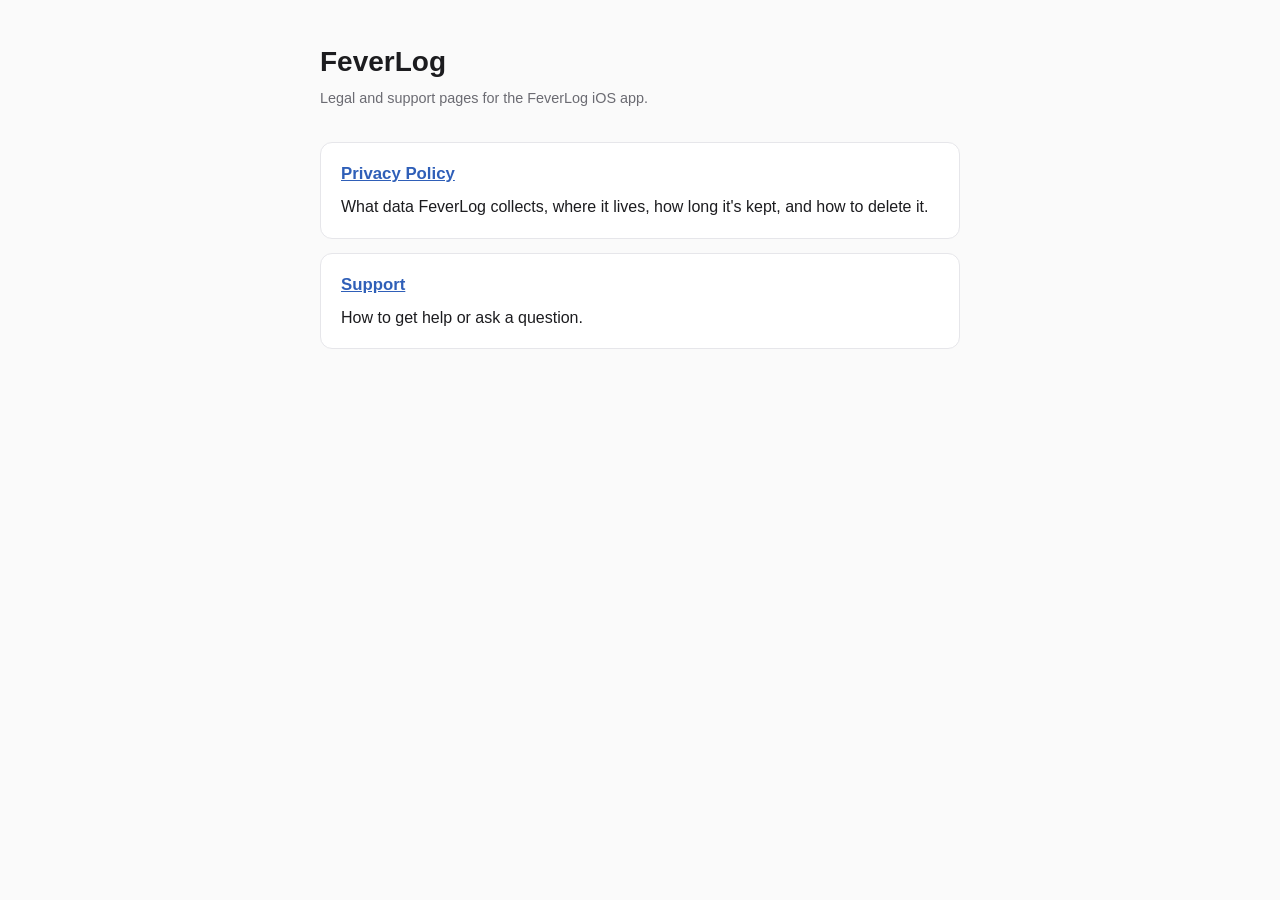
<file: index.html>
<!doctype html>
<html lang="en">
<head>
  <meta charset="utf-8" />
  <meta name="viewport" content="width=device-width, initial-scale=1" />
  <title>FeverLog</title>
  <link rel="stylesheet" href="style.css" />
</head>
<body>
  <main>
    <header class="page-head">
      <h1>FeverLog</h1>
      <p class="meta">Legal and support pages for the FeverLog iOS app.</p>
    </header>
    <section>
      <h2><a href="privacy/">Privacy Policy</a></h2>
      <p>What data FeverLog collects, where it lives, how long it's kept, and how to delete it.</p>
    </section>
    <section>
      <h2><a href="support/">Support</a></h2>
      <p>How to get help or ask a question.</p>
    </section>
  </main>
</body>
</html>
</file>
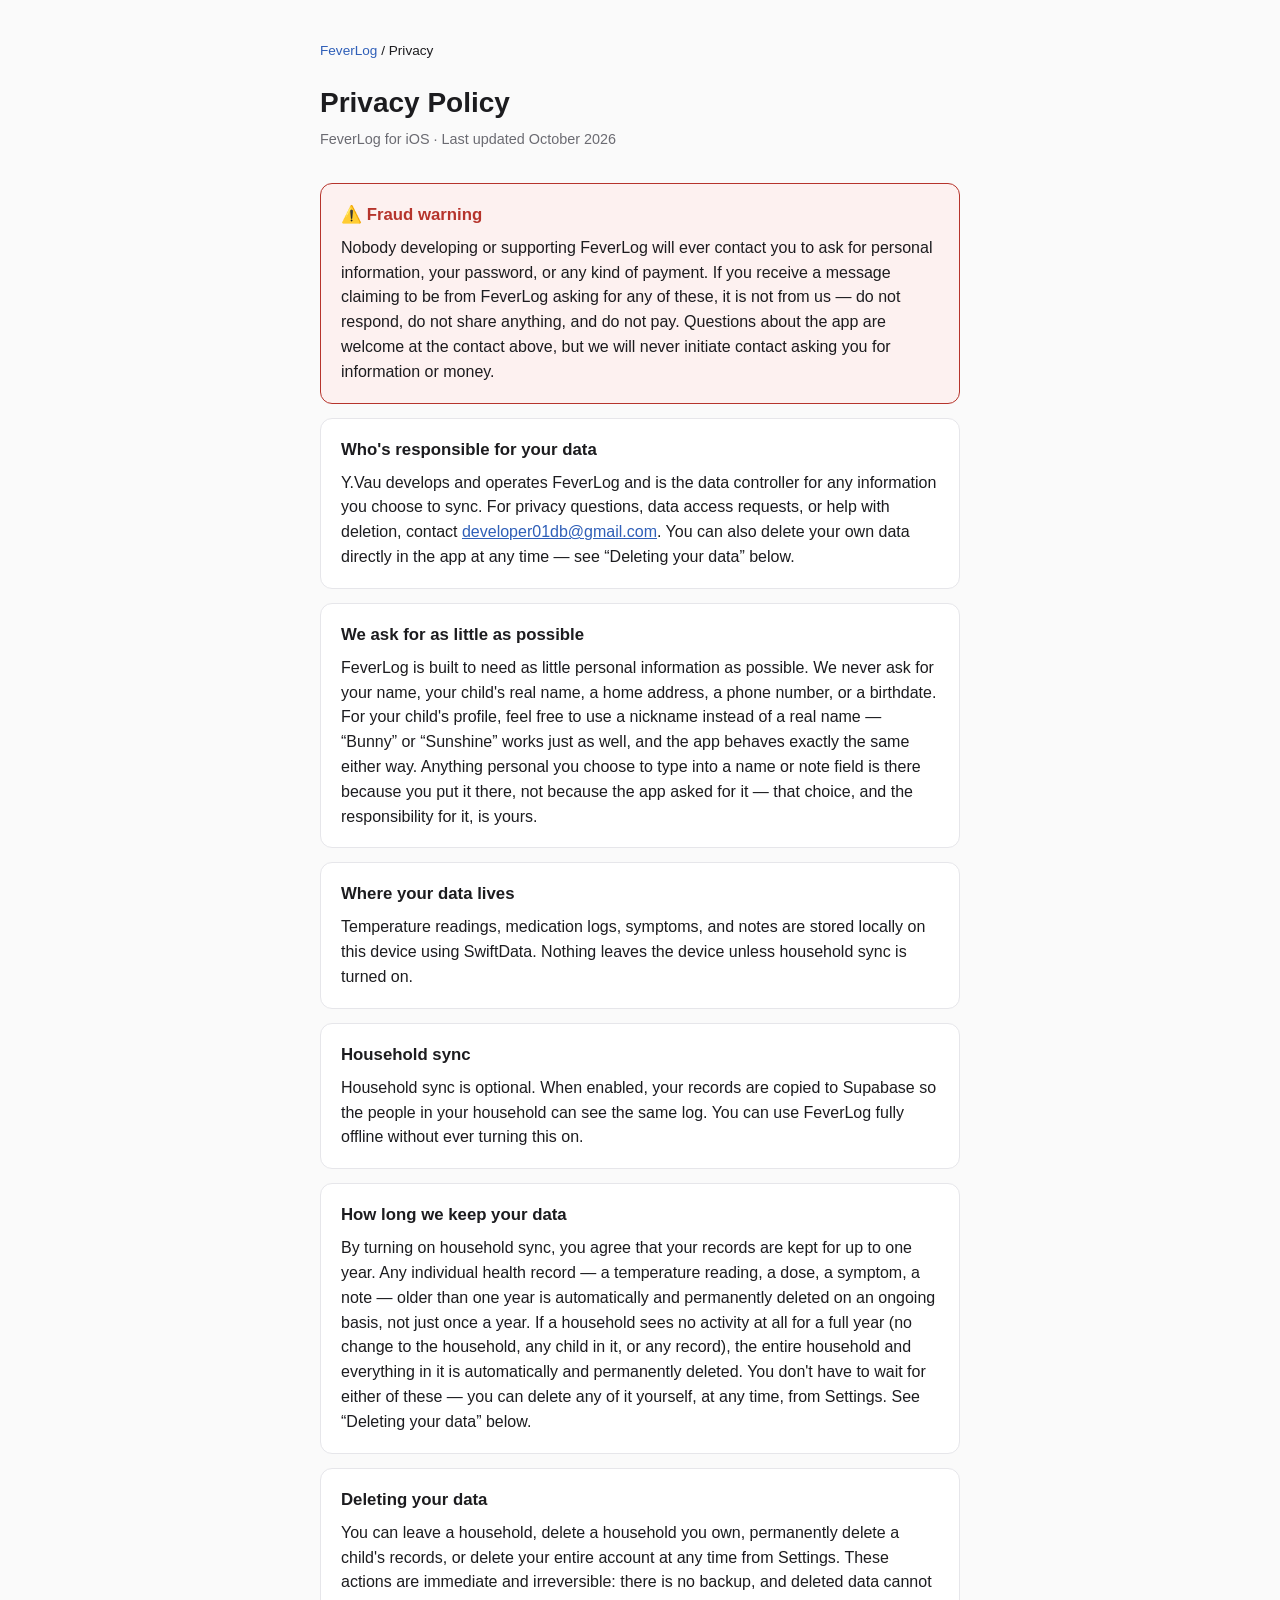
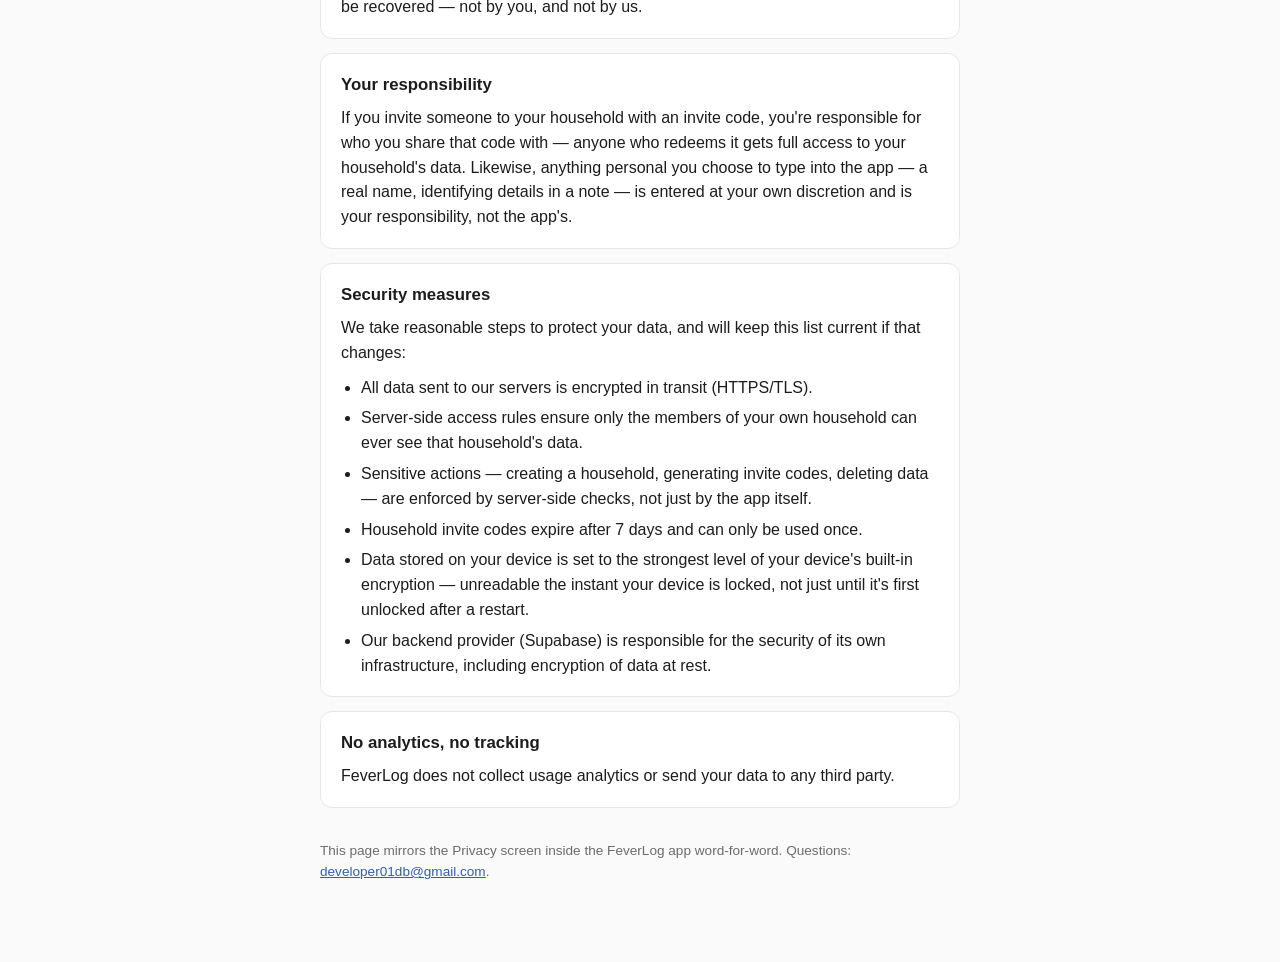
<file: privacy/index.html>
<!doctype html>
<html lang="en">
<head>
  <meta charset="utf-8" />
  <meta name="viewport" content="width=device-width, initial-scale=1" />
  <title>FeverLog — Privacy Policy</title>
  <meta name="description" content="FeverLog privacy policy: what data is collected, where it lives, how long it's kept, and how to delete it." />
  <link rel="stylesheet" href="../style.css" />
</head>
<body>
  <main>
    <nav class="crumbs"><a href="../">FeverLog</a> / Privacy</nav>

    <header class="page-head">
      <h1>Privacy Policy</h1>
      <p class="meta">FeverLog for iOS · Last updated October 2026</p>
    </header>

    <section class="warning">
      <h2>⚠️ Fraud warning</h2>
      <p>Nobody developing or supporting FeverLog will ever contact you to ask for personal information, your password, or any kind of payment. If you receive a message claiming to be from FeverLog asking for any of these, it is not from us — do not respond, do not share anything, and do not pay. Questions about the app are welcome at the contact above, but we will never initiate contact asking you for information or money.</p>
    </section>

    <section>
      <h2>Who's responsible for your data</h2>
      <p>Y.Vau develops and operates FeverLog and is the data controller for any information you choose to sync. For privacy questions, data access requests, or help with deletion, contact <a href="mailto:developer01db@gmail.com">developer01db@gmail.com</a>. You can also delete your own data directly in the app at any time — see &ldquo;Deleting your data&rdquo; below.</p>
    </section>

    <section>
      <h2>We ask for as little as possible</h2>
      <p>FeverLog is built to need as little personal information as possible. We never ask for your name, your child's real name, a home address, a phone number, or a birthdate. For your child's profile, feel free to use a nickname instead of a real name — &ldquo;Bunny&rdquo; or &ldquo;Sunshine&rdquo; works just as well, and the app behaves exactly the same either way. Anything personal you choose to type into a name or note field is there because you put it there, not because the app asked for it — that choice, and the responsibility for it, is yours.</p>
    </section>

    <section>
      <h2>Where your data lives</h2>
      <p>Temperature readings, medication logs, symptoms, and notes are stored locally on this device using SwiftData. Nothing leaves the device unless household sync is turned on.</p>
    </section>

    <section>
      <h2>Household sync</h2>
      <p>Household sync is optional. When enabled, your records are copied to Supabase so the people in your household can see the same log. You can use FeverLog fully offline without ever turning this on.</p>
    </section>

    <section>
      <h2>How long we keep your data</h2>
      <p>By turning on household sync, you agree that your records are kept for up to one year. Any individual health record — a temperature reading, a dose, a symptom, a note — older than one year is automatically and permanently deleted on an ongoing basis, not just once a year. If a household sees no activity at all for a full year (no change to the household, any child in it, or any record), the entire household and everything in it is automatically and permanently deleted. You don't have to wait for either of these — you can delete any of it yourself, at any time, from Settings. See &ldquo;Deleting your data&rdquo; below.</p>
    </section>

    <section>
      <h2>Deleting your data</h2>
      <p>You can leave a household, delete a household you own, permanently delete a child's records, or delete your entire account at any time from Settings. These actions are immediate and irreversible: there is no backup, and deleted data cannot be recovered — not by you, and not by us.</p>
    </section>

    <section>
      <h2>Your responsibility</h2>
      <p>If you invite someone to your household with an invite code, you're responsible for who you share that code with — anyone who redeems it gets full access to your household's data. Likewise, anything personal you choose to type into the app — a real name, identifying details in a note — is entered at your own discretion and is your responsibility, not the app's.</p>
    </section>

    <section>
      <h2>Security measures</h2>
      <p>We take reasonable steps to protect your data, and will keep this list current if that changes:</p>
      <ul>
        <li>All data sent to our servers is encrypted in transit (HTTPS/TLS).</li>
        <li>Server-side access rules ensure only the members of your own household can ever see that household's data.</li>
        <li>Sensitive actions — creating a household, generating invite codes, deleting data — are enforced by server-side checks, not just by the app itself.</li>
        <li>Household invite codes expire after 7 days and can only be used once.</li>
        <li>Data stored on your device is set to the strongest level of your device's built-in encryption — unreadable the instant your device is locked, not just until it's first unlocked after a restart.</li>
        <li>Our backend provider (Supabase) is responsible for the security of its own infrastructure, including encryption of data at rest.</li>
      </ul>
    </section>

    <section>
      <h2>No analytics, no tracking</h2>
      <p>FeverLog does not collect usage analytics or send your data to any third party.</p>
    </section>

    <footer>
      This page mirrors the Privacy screen inside the FeverLog app word-for-word. Questions: <a href="mailto:developer01db@gmail.com">developer01db@gmail.com</a>.
    </footer>
  </main>
</body>
</html>
</file>
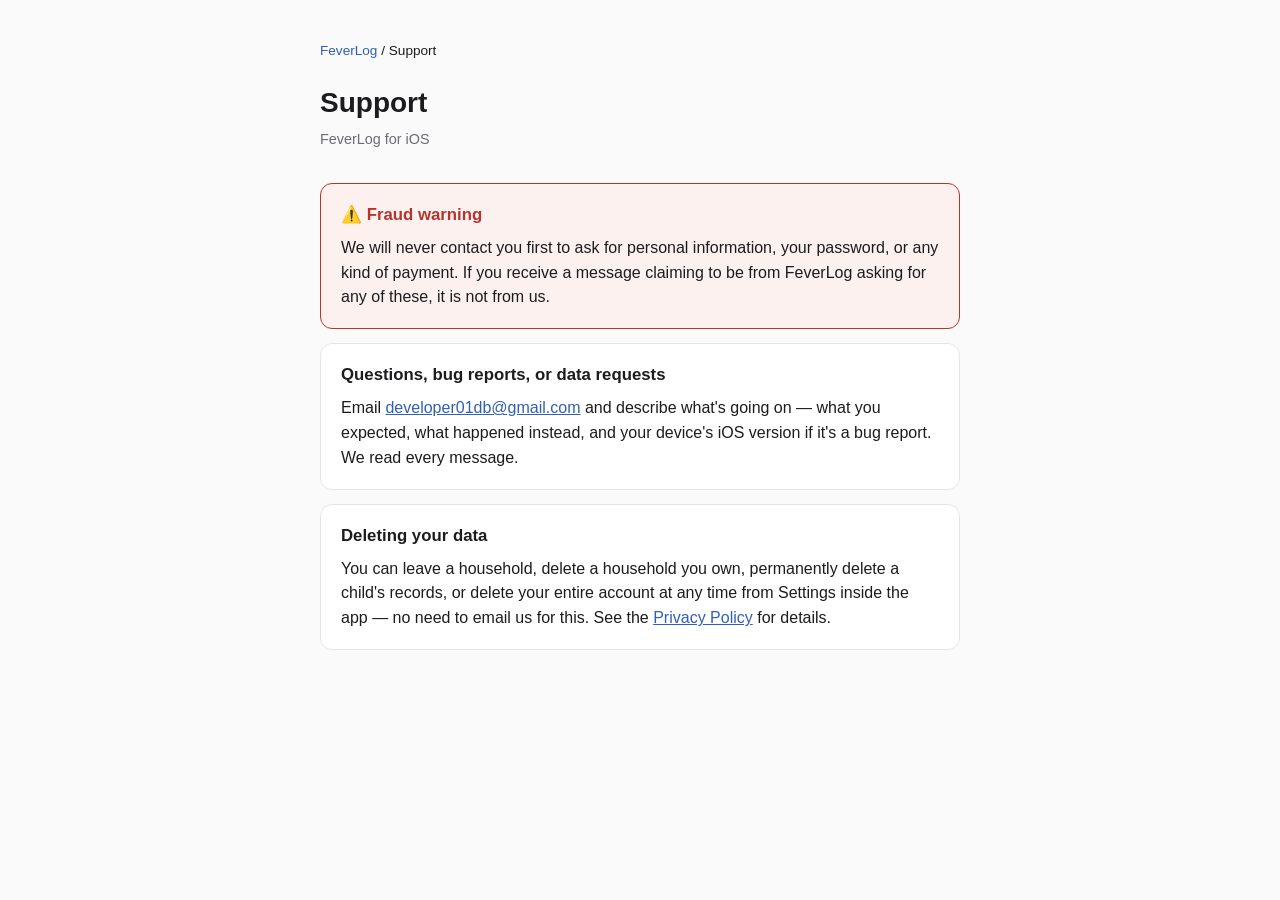
<file: support/index.html>
<!doctype html>
<html lang="en">
<head>
  <meta charset="utf-8" />
  <meta name="viewport" content="width=device-width, initial-scale=1" />
  <title>FeverLog — Support</title>
  <meta name="description" content="Get help with FeverLog for iOS." />
  <link rel="stylesheet" href="../style.css" />
</head>
<body>
  <main>
    <nav class="crumbs"><a href="../">FeverLog</a> / Support</nav>

    <header class="page-head">
      <h1>Support</h1>
      <p class="meta">FeverLog for iOS</p>
    </header>

    <section class="warning">
      <h2>⚠️ Fraud warning</h2>
      <p>We will never contact you first to ask for personal information, your password, or any kind of payment. If you receive a message claiming to be from FeverLog asking for any of these, it is not from us.</p>
    </section>

    <section>
      <h2>Questions, bug reports, or data requests</h2>
      <p>Email <a href="mailto:developer01db@gmail.com">developer01db@gmail.com</a> and describe what's going on — what you expected, what happened instead, and your device's iOS version if it's a bug report. We read every message.</p>
    </section>

    <section>
      <h2>Deleting your data</h2>
      <p>You can leave a household, delete a household you own, permanently delete a child's records, or delete your entire account at any time from Settings inside the app — no need to email us for this. See the <a href="../privacy/">Privacy Policy</a> for details.</p>
    </section>
  </main>
</body>
</html>
</file>
<file: style.css>
:root {
  color-scheme: light dark;
  --bg: #fafafa;
  --surface: #ffffff;
  --text: #1c1c1f;
  --text-secondary: #6b6b72;
  --danger: #b6342c;
  --danger-bg: #fdf1f0;
  --border: #e6e6ea;
  --link: #2f5fb8;
}

@media (prefers-color-scheme: dark) {
  :root {
    --bg: #0d0d0f;
    --surface: #18181b;
    --text: #f4f4f5;
    --text-secondary: #a3a3ab;
    --danger: #e2a19c;
    --danger-bg: #2a1716;
    --border: #2b2b30;
    --link: #8fb4f0;
  }
}

* { box-sizing: border-box; }

body {
  margin: 0;
  padding: 0;
  background: var(--bg);
  color: var(--text);
  font-family: -apple-system, BlinkMacSystemFont, "Segoe UI", Roboto, Helvetica, Arial, sans-serif;
  line-height: 1.55;
}

main {
  max-width: 680px;
  margin: 0 auto;
  padding: 40px 20px 80px;
}

header.page-head {
  margin-bottom: 32px;
}

header.page-head h1 {
  font-size: 1.75rem;
  margin: 0 0 4px;
}

header.page-head p.meta {
  color: var(--text-secondary);
  font-size: 0.9rem;
  margin: 0;
}

nav.crumbs {
  font-size: 0.85rem;
  margin-bottom: 20px;
}

nav.crumbs a {
  color: var(--link);
  text-decoration: none;
}

nav.crumbs a:hover { text-decoration: underline; }

section {
  background: var(--surface);
  border: 1px solid var(--border);
  border-radius: 12px;
  padding: 18px 20px;
  margin-bottom: 14px;
}

section.warning {
  background: var(--danger-bg);
  border-color: var(--danger);
}

section.warning h2 {
  color: var(--danger);
}

section h2 {
  font-size: 1.05rem;
  margin: 0 0 8px;
}

section p {
  margin: 0;
  color: var(--text);
  white-space: pre-line;
}

section p + ul {
  margin-top: 10px;
}

section ul {
  margin: 0;
  padding-left: 20px;
}

section li {
  margin-bottom: 6px;
}

section li:last-child {
  margin-bottom: 0;
}

a { color: var(--link); }

footer {
  margin-top: 32px;
  color: var(--text-secondary);
  font-size: 0.85rem;
}
</file>
